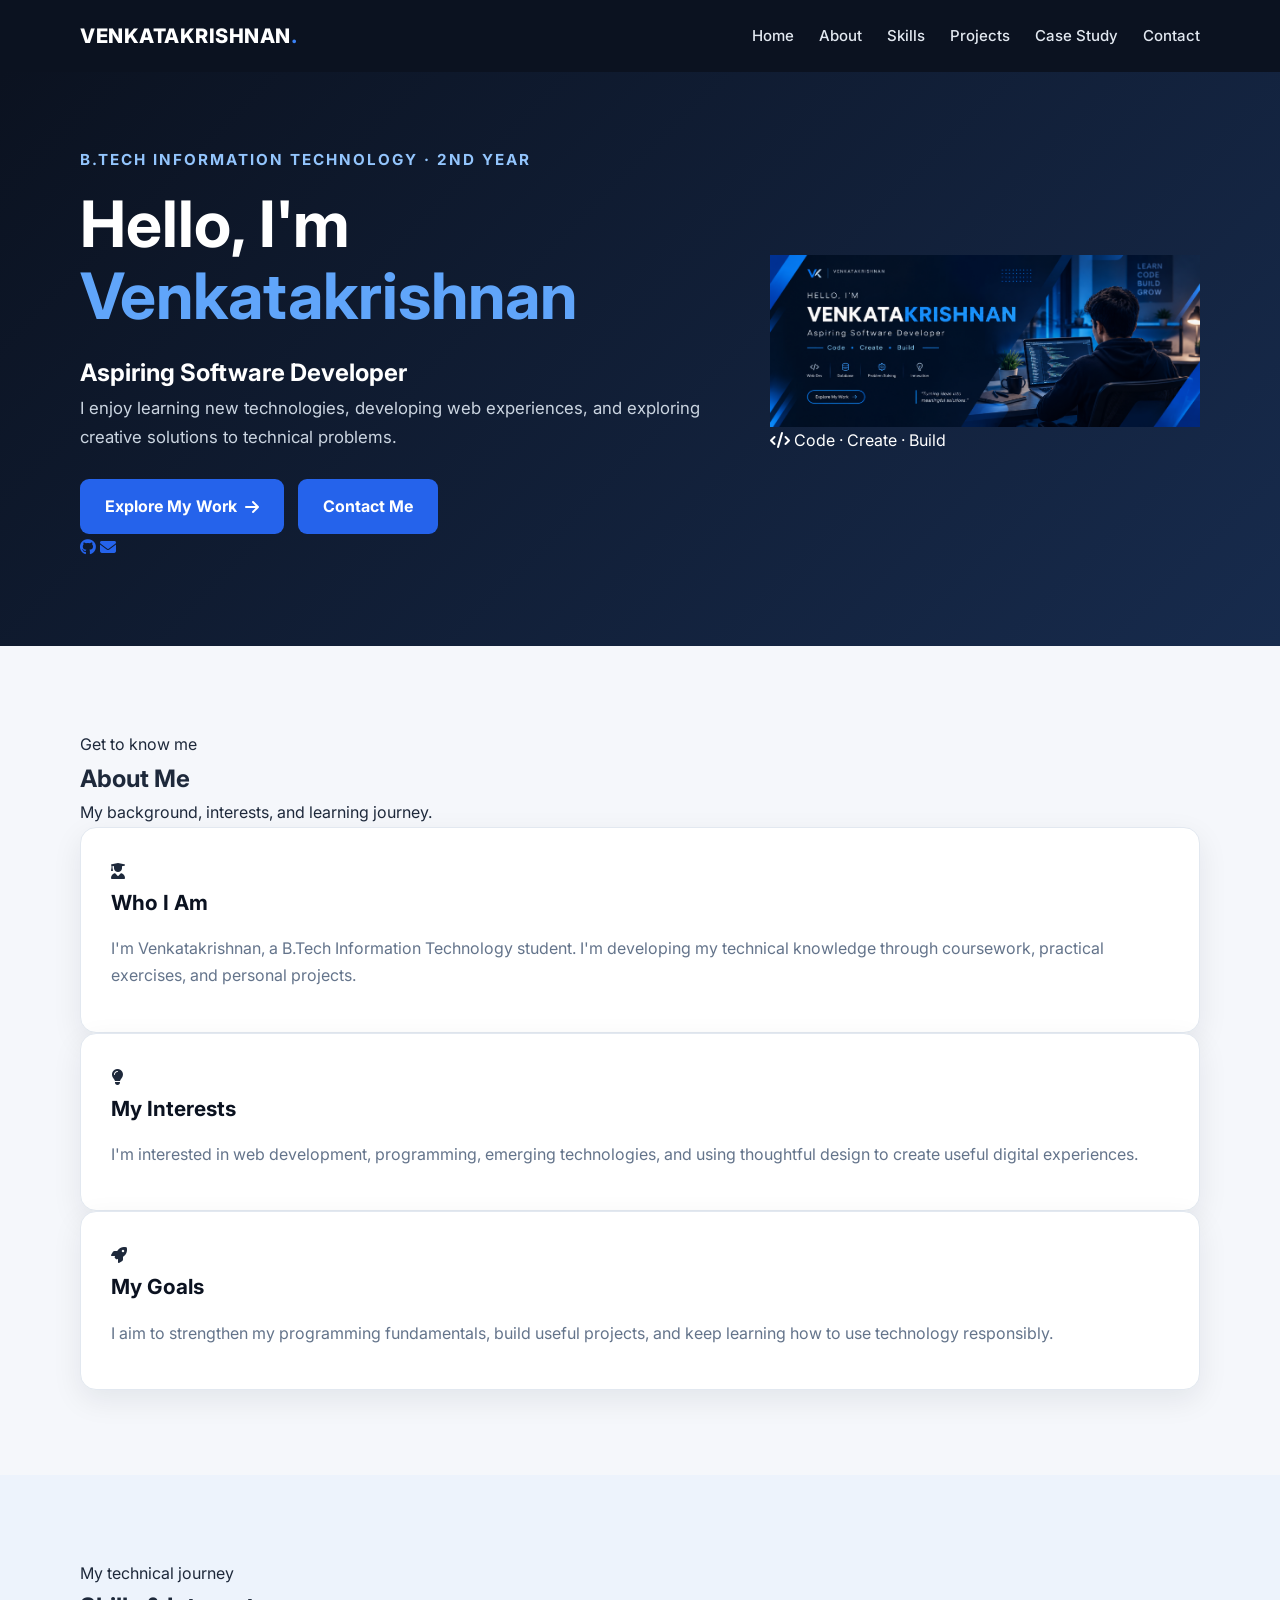
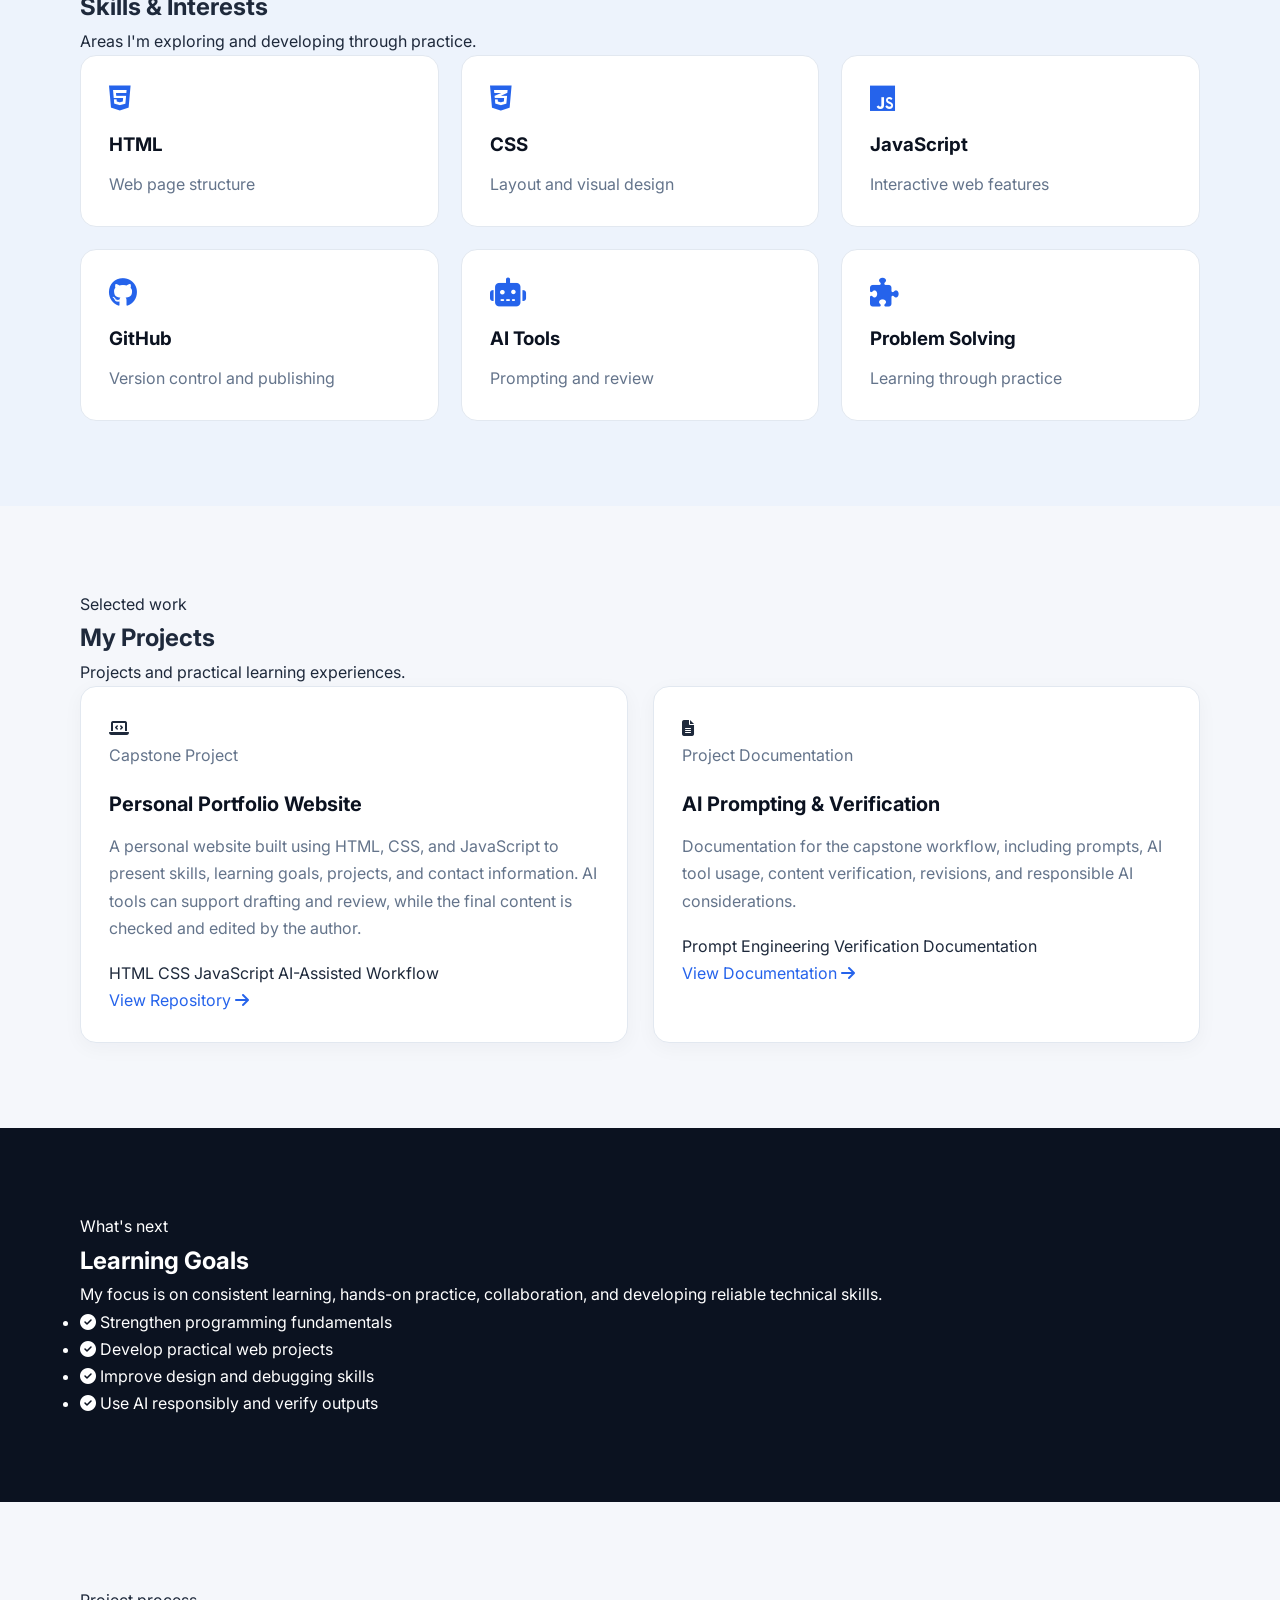
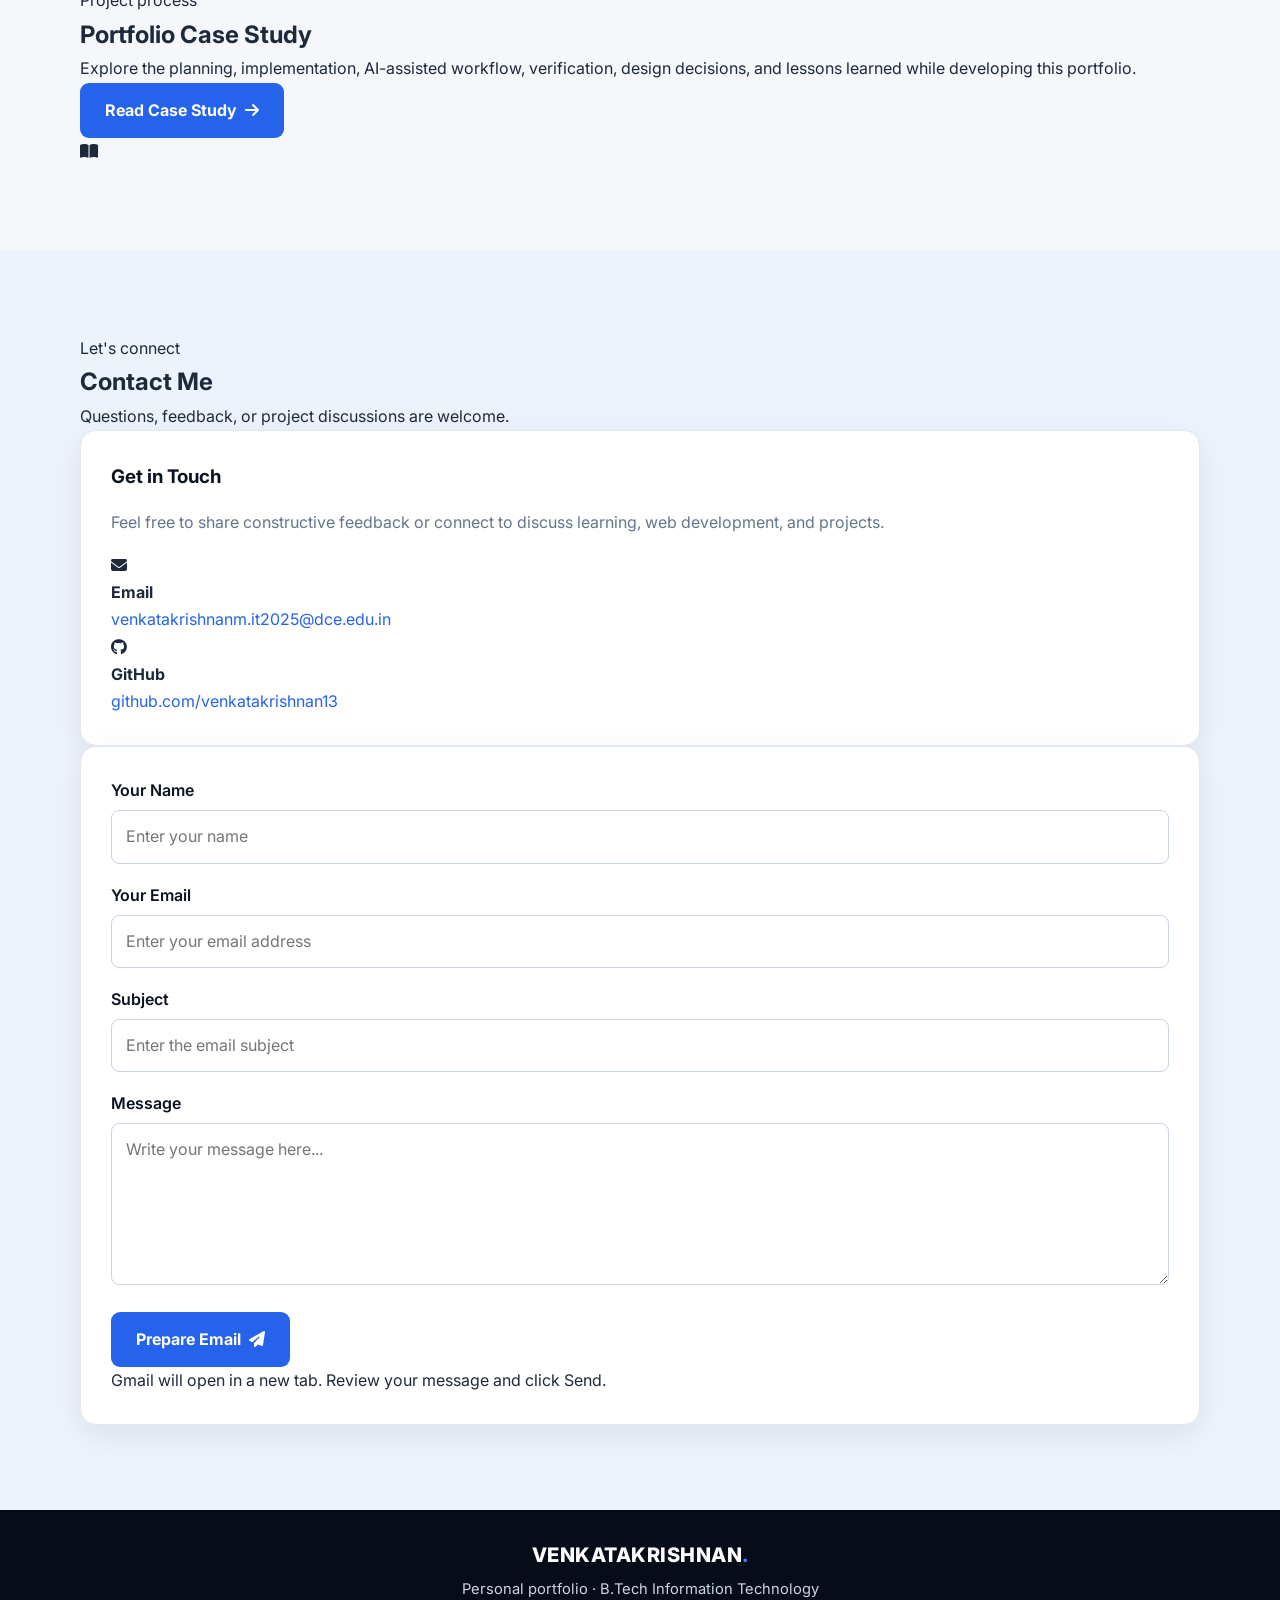
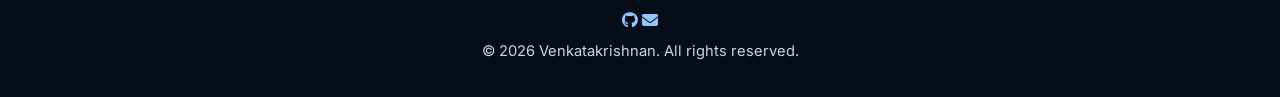
<file: index.html>
<!DOCTYPE html>
<html lang="en">
<head>
  <meta charset="UTF-8">
  <meta name="viewport" content="width=device-width, initial-scale=1.0">
  <meta name="description" content="Venkatakrishnan's personal portfolio showcasing web development, projects, and AI-assisted learning.">
  <title>Venkatakrishnan | Portfolio</title>

  <link rel="stylesheet" href="css/style.css">
  <link rel="preconnect" href="https://fonts.googleapis.com">
  <link rel="preconnect" href="https://fonts.gstatic.com" crossorigin>
  <link href="https://fonts.googleapis.com/css2?family=Inter:wght@400;500;600;700;800&display=swap" rel="stylesheet">
  <link rel="stylesheet" href="https://cdnjs.cloudflare.com/ajax/libs/font-awesome/6.5.2/css/all.min.css">
</head>

<body>

<header class="header">
  <nav class="navbar container">
    <a href="#home" class="logo">VENKATAKRISHNAN<span>.</span></a>

    <button class="menu-toggle" id="menu-toggle"
      aria-label="Open navigation menu" aria-expanded="false">
      <i class="fas fa-bars"></i>
    </button>

    <ul class="nav-links" id="nav-links">
      <li><a href="#home">Home</a></li>
      <li><a href="#about">About</a></li>
      <li><a href="#skills">Skills</a></li>
      <li><a href="#projects">Projects</a></li>
      <li><a href="#case-study">Case Study</a></li>
      <li><a href="#contact">Contact</a></li>
    </ul>
  </nav>
</header>

<main>

  <!-- HERO -->
  <section class="hero section" id="home">
    <div class="container hero-content">

      <div class="hero-text">
        <p class="eyebrow">B.Tech Information Technology · 2nd Year</p>

        <h1>Hello, I'm <span>Venkatakrishnan</span></h1>
        <h2>Aspiring Software Developer</h2>

        <p class="hero-description">
          I enjoy learning new technologies, developing web experiences,
          and exploring creative solutions to technical problems.
        </p>

        <div class="hero-buttons">
          <a href="#projects" class="btn btn-primary">
            Explore My Work <i class="fas fa-arrow-right"></i>
          </a>
          <a href="#contact" class="btn btn-secondary">Contact Me</a>
        </div>

        <div class="social-links">
          <a href="https://github.com/venkatakrishnan13"
            target="_blank" rel="noopener noreferrer"
            aria-label="GitHub profile">
            <i class="fab fa-github"></i>
          </a>

          <a href="https://mail.google.com/mail/?view=cm&fs=1&to=venkatakrishnanm.it2025%40dce.edu.in"
            target="_blank" rel="noopener noreferrer"
            aria-label="Email using Gmail">
            <i class="fas fa-envelope"></i>
          </a>
        </div>
      </div>

      <div class="hero-image">
        <div class="profile-frame">
          <img src="portfolio-banner.png"
            alt="Venkatakrishnan's professional portfolio banner"
            class="profile-banner">
        </div>

        <div class="floating-badge">
          <i class="fas fa-code"></i>
          <span>Code · Create · Build</span>
        </div>
      </div>

    </div>
  </section>

  <!-- ABOUT -->
  <section class="section about-section" id="about">
    <div class="container">
      <div class="section-heading">
        <p class="eyebrow">Get to know me</p>
        <h2>About <span>Me</span></h2>
        <p>My background, interests, and learning journey.</p>
      </div>

      <div class="about-content">

        <article class="about-card">
          <div class="card-icon"><i class="fas fa-user-graduate"></i></div>
          <h3>Who I Am</h3>
          <p>
            I'm Venkatakrishnan, a B.Tech Information Technology student.
            I'm developing my technical knowledge through coursework,
            practical exercises, and personal projects.
          </p>
        </article>

        <article class="about-card">
          <div class="card-icon"><i class="fas fa-lightbulb"></i></div>
          <h3>My Interests</h3>
          <p>
            I'm interested in web development, programming, emerging
            technologies, and using thoughtful design to create useful
            digital experiences.
          </p>
        </article>

        <article class="about-card">
          <div class="card-icon"><i class="fas fa-rocket"></i></div>
          <h3>My Goals</h3>
          <p>
            I aim to strengthen my programming fundamentals, build useful
            projects, and keep learning how to use technology responsibly.
          </p>
        </article>

      </div>
    </div>
  </section>

  <!-- SKILLS -->
  <section class="section skills-section" id="skills">
    <div class="container">
      <div class="section-heading">
        <p class="eyebrow">My technical journey</p>
        <h2>Skills & <span>Interests</span></h2>
        <p>Areas I'm exploring and developing through practice.</p>
      </div>

      <div class="skills-grid">
        <article class="skill-card">
          <i class="fab fa-html5"></i>
          <h3>HTML</h3>
          <p>Web page structure</p>
        </article>

        <article class="skill-card">
          <i class="fab fa-css3-alt"></i>
          <h3>CSS</h3>
          <p>Layout and visual design</p>
        </article>

        <article class="skill-card">
          <i class="fab fa-js"></i>
          <h3>JavaScript</h3>
          <p>Interactive web features</p>
        </article>

        <article class="skill-card">
          <i class="fab fa-github"></i>
          <h3>GitHub</h3>
          <p>Version control and publishing</p>
        </article>

        <article class="skill-card">
          <i class="fas fa-robot"></i>
          <h3>AI Tools</h3>
          <p>Prompting and review</p>
        </article>

        <article class="skill-card">
          <i class="fas fa-puzzle-piece"></i>
          <h3>Problem Solving</h3>
          <p>Learning through practice</p>
        </article>
      </div>
    </div>
  </section>

  <!-- PROJECTS -->
  <section class="section projects-section" id="projects">
    <div class="container">
      <div class="section-heading">
        <p class="eyebrow">Selected work</p>
        <h2>My <span>Projects</span></h2>
        <p>Projects and practical learning experiences.</p>
      </div>

      <div class="projects-grid">

        <article class="project-card">
          <div class="project-icon"><i class="fas fa-laptop-code"></i></div>

          <div class="project-content">
            <p class="project-label">Capstone Project</p>
            <h3>Personal Portfolio Website</h3>

            <p>
              A personal website built using HTML, CSS, and JavaScript
              to present skills, learning goals, projects, and contact
              information. AI tools can support drafting and review,
              while the final content is checked and edited by the author.
            </p>

            <div class="project-tags">
              <span>HTML</span>
              <span>CSS</span>
              <span>JavaScript</span>
              <span>AI-Assisted Workflow</span>
            </div>

            <a href="https://github.com/venkatakrishnan13/ai-portfolio-capstone"
              target="_blank" rel="noopener noreferrer"
              class="project-link">
              View Repository <i class="fas fa-arrow-right"></i>
            </a>
          </div>
        </article>

        <article class="project-card">
          <div class="project-icon"><i class="fas fa-file-alt"></i></div>

          <div class="project-content">
            <p class="project-label">Project Documentation</p>
            <h3>AI Prompting & Verification</h3>

            <p>
              Documentation for the capstone workflow, including prompts,
              AI tool usage, content verification, revisions, and
              responsible AI considerations.
            </p>

            <div class="project-tags">
              <span>Prompt Engineering</span>
              <span>Verification</span>
              <span>Documentation</span>
            </div>

            <a href="documentation/ai-tools.md"
              target="_blank" rel="noopener noreferrer"
              class="project-link">
              View Documentation <i class="fas fa-arrow-right"></i>
            </a>
          </div>
        </article>

      </div>
    </div>
  </section>

  <!-- GOALS -->
  <section class="section goals-section" id="goals">
    <div class="container goals-content">
      <div>
        <p class="eyebrow">What's next</p>
        <h2>Learning <span>Goals</span></h2>
        <p>
          My focus is on consistent learning, hands-on practice,
          collaboration, and developing reliable technical skills.
        </p>
      </div>

      <ul class="goals-list">
        <li><i class="fas fa-check-circle"></i> Strengthen programming fundamentals</li>
        <li><i class="fas fa-check-circle"></i> Develop practical web projects</li>
        <li><i class="fas fa-check-circle"></i> Improve design and debugging skills</li>
        <li><i class="fas fa-check-circle"></i> Use AI responsibly and verify outputs</li>
      </ul>
    </div>
  </section>

  <!-- CASE STUDY -->
  <section class="section case-study-section" id="case-study">
    <div class="container">
      <div class="case-study-card">

        <div class="case-study-text">
          <p class="eyebrow">Project process</p>
          <h2>Portfolio <span>Case Study</span></h2>

          <p>
            Explore the planning, implementation, AI-assisted workflow,
            verification, design decisions, and lessons learned while
            developing this portfolio.
          </p>

          <a href="case-study.html" class="btn btn-primary">
            Read Case Study <i class="fas fa-arrow-right"></i>
          </a>
        </div>

        <div class="case-study-icon">
          <i class="fas fa-book-open"></i>
        </div>

      </div>
    </div>
  </section>

  <!-- CONTACT -->
  <section class="section contact-section" id="contact">
    <div class="container">
      <div class="section-heading">
        <p class="eyebrow">Let's connect</p>
        <h2>Contact <span>Me</span></h2>
        <p>Questions, feedback, or project discussions are welcome.</p>
      </div>

      <div class="contact-content">

        <div class="contact-info">
          <h3>Get in Touch</h3>

          <p>
            Feel free to share constructive feedback or connect to discuss
            learning, web development, and projects.
          </p>

          <div class="contact-detail">
            <div class="contact-icon"><i class="fas fa-envelope"></i></div>
            <div>
              <h4>Email</h4>
              <a href="https://mail.google.com/mail/?view=cm&fs=1&to=venkatakrishnanm.it2025%40dce.edu.in"
                target="_blank" rel="noopener noreferrer">
                venkatakrishnanm.it2025@dce.edu.in
              </a>
            </div>
          </div>

          <div class="contact-detail">
            <div class="contact-icon"><i class="fab fa-github"></i></div>
            <div>
              <h4>GitHub</h4>
              <a href="https://github.com/venkatakrishnan13"
                target="_blank" rel="noopener noreferrer">
                github.com/venkatakrishnan13
              </a>
            </div>
          </div>
        </div>

        <form class="contact-form" id="contact-form">
          <div class="form-group">
            <label for="name">Your Name</label>
            <input type="text" id="name" name="name"
              placeholder="Enter your name" autocomplete="name" required>
          </div>

          <div class="form-group">
            <label for="email">Your Email</label>
            <input type="email" id="email" name="email"
              placeholder="Enter your email address"
              autocomplete="email" required>
          </div>

          <div class="form-group">
            <label for="subject">Subject</label>
            <input type="text" id="subject" name="subject"
              placeholder="Enter the email subject" required>
          </div>

          <div class="form-group">
            <label for="message">Message</label>
            <textarea id="message" name="message" rows="5"
              placeholder="Write your message here..." required></textarea>
          </div>

          <button type="submit" class="btn btn-primary submit-btn">
            Prepare Email <i class="fas fa-paper-plane"></i>
          </button>

          <p class="form-note">
            Gmail will open in a new tab. Review your message and click Send.
          </p>

          <p class="form-status" id="form-status"
            role="status" aria-live="polite"></p>
        </form>

      </div>
    </div>
  </section>

</main>

<!-- FOOTER -->
<footer class="footer">
  <div class="container footer-content">
    <a href="#home" class="logo">VENKATAKRISHNAN<span>.</span></a>

    <p>Personal portfolio · B.Tech Information Technology</p>

    <div class="footer-links">
      <a href="https://github.com/venkatakrishnan13"
        target="_blank" rel="noopener noreferrer"
        aria-label="GitHub profile">
        <i class="fab fa-github"></i>
      </a>

      <a href="https://mail.google.com/mail/?view=cm&fs=1&to=venkatakrishnanm.it2025%40dce.edu.in"
        target="_blank" rel="noopener noreferrer"
        aria-label="Email using Gmail">
        <i class="fas fa-envelope"></i>
      </a>
    </div>

    <p class="copyright">
      &copy; <span id="current-year"></span> Venkatakrishnan. All rights reserved.
    </p>
  </div>
</footer>

<script>
  // Mobile navigation
  const menuToggle = document.getElementById("menu-toggle");
  const navLinks = document.getElementById("nav-links");

  menuToggle.addEventListener("click", function () {
    const isOpen = navLinks.classList.toggle("active");

    menuToggle.setAttribute("aria-expanded", String(isOpen));
    menuToggle.setAttribute(
      "aria-label",
      isOpen ? "Close navigation menu" : "Open navigation menu"
    );

    menuToggle.innerHTML = isOpen
      ? '<i class="fas fa-times"></i>'
      : '<i class="fas fa-bars"></i>';
  });

  document.querySelectorAll("#nav-links a").forEach(function (link) {
    link.addEventListener("click", function () {
      navLinks.classList.remove("active");
      menuToggle.setAttribute("aria-expanded", "false");
      menuToggle.setAttribute("aria-label", "Open navigation menu");
      menuToggle.innerHTML = '<i class="fas fa-bars"></i>';
    });
  });

  // Dynamic copyright year
  document.getElementById("current-year").textContent =
    new Date().getFullYear();

  // Contact form: open Gmail directly in the browser
  const contactForm = document.getElementById("contact-form");
  const formStatus = document.getElementById("form-status");

  contactForm.addEventListener("submit", function (event) {
    event.preventDefault();

    if (!contactForm.reportValidity()) {
      return;
    }

    const name = document.getElementById("name").value.trim();
    const senderEmail = document.getElementById("email").value.trim();
    const subject = document.getElementById("subject").value.trim();
    const message = document.getElementById("message").value.trim();

    const recipient = "venkatakrishnanm.it2025@dce.edu.in";

    const body =
      "Name: " + name + "\n" +
      "Email: " + senderEmail + "\n\n" +
      "Message:\n" + message;

    const gmailURL =
      "https://mail.google.com/mail/?view=cm&fs=1" +
      "&to=" + encodeURIComponent(recipient) +
      "&su=" + encodeURIComponent(subject) +
      "&body=" + encodeURIComponent(body);

    const gmailTab = window.open(gmailURL, "_blank");

    if (gmailTab) {
      gmailTab.opener = null;
      formStatus.textContent =
        "Gmail opened in a new tab. Review your message and click Send.";
    } else {
      formStatus.textContent =
        "Your browser blocked the new tab. Allow pop-ups and try again.";

      const link = document.createElement("a");
      link.href = gmailURL;
      link.target = "_blank";
      link.rel = "noopener noreferrer";
      link.textContent = " Click here to open Gmail.";

      formStatus.appendChild(link);
    }
  });
</script>

</body>
</html>
</file>
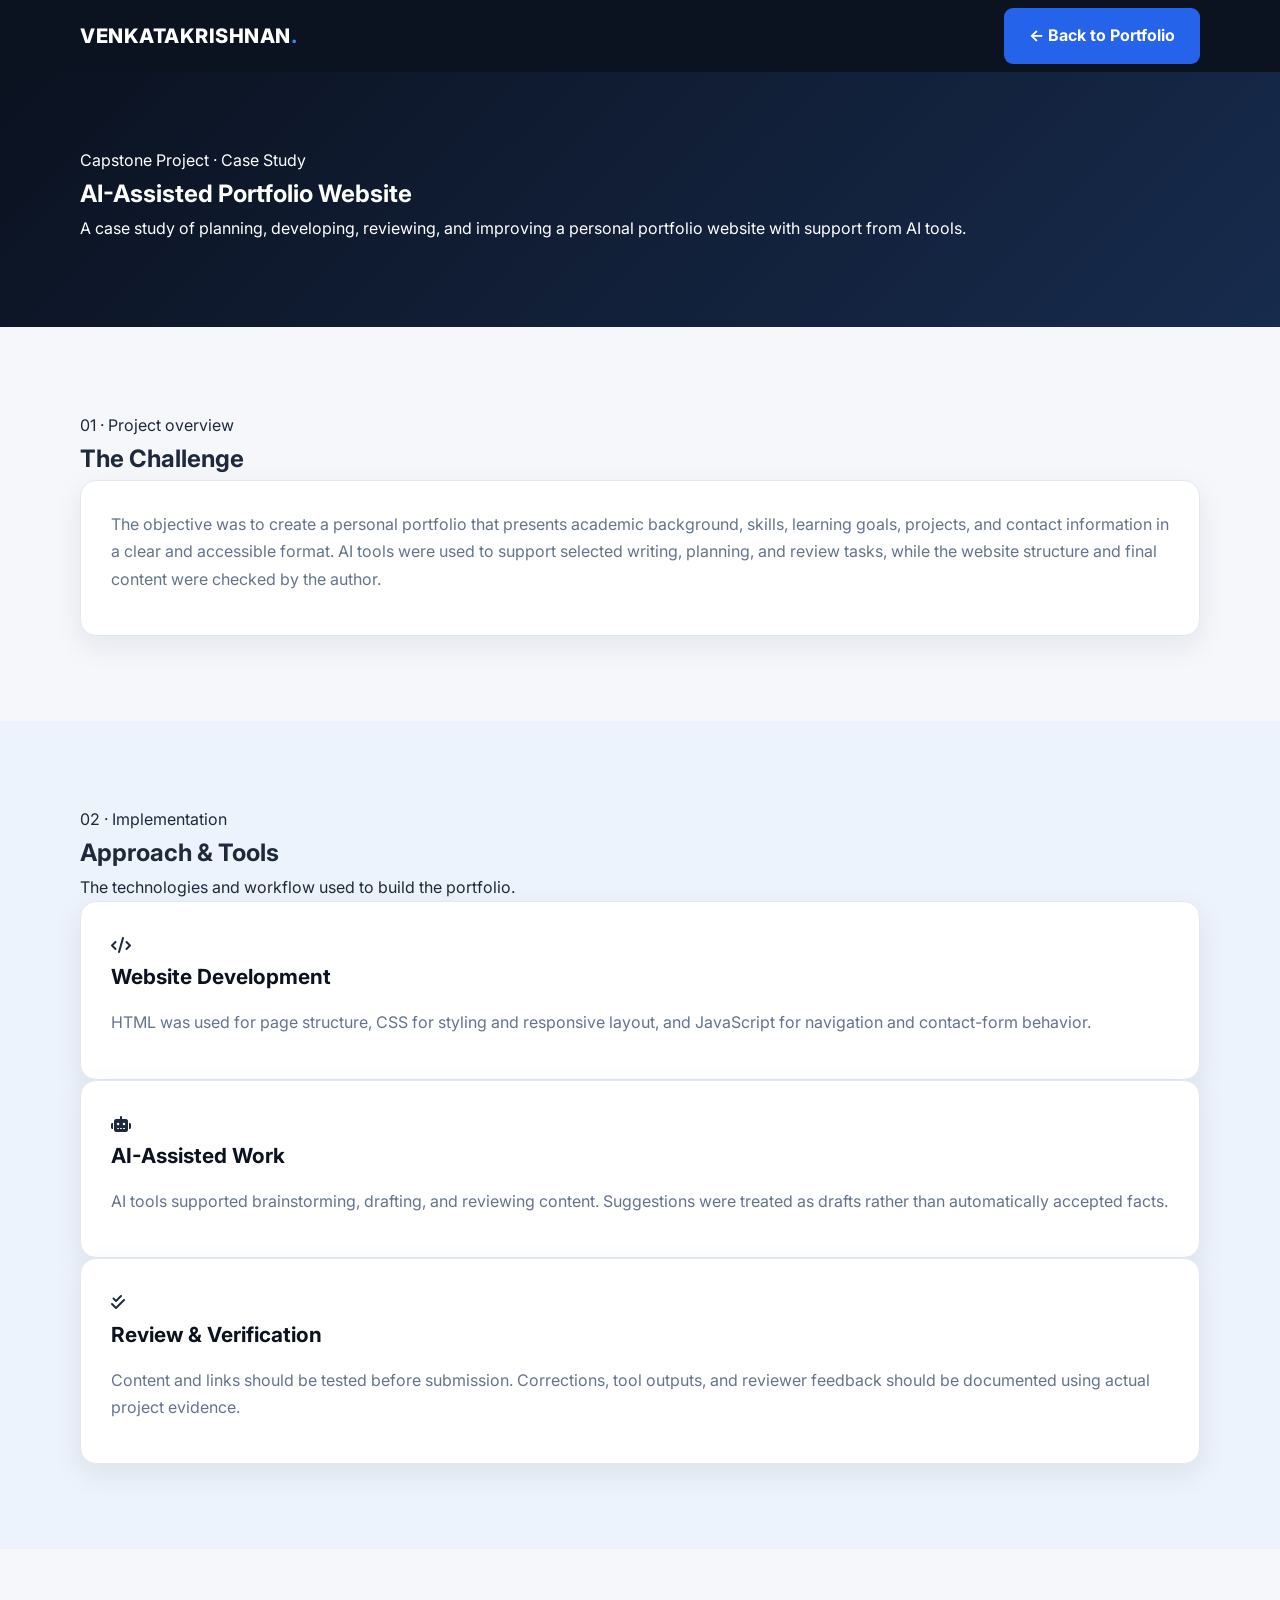
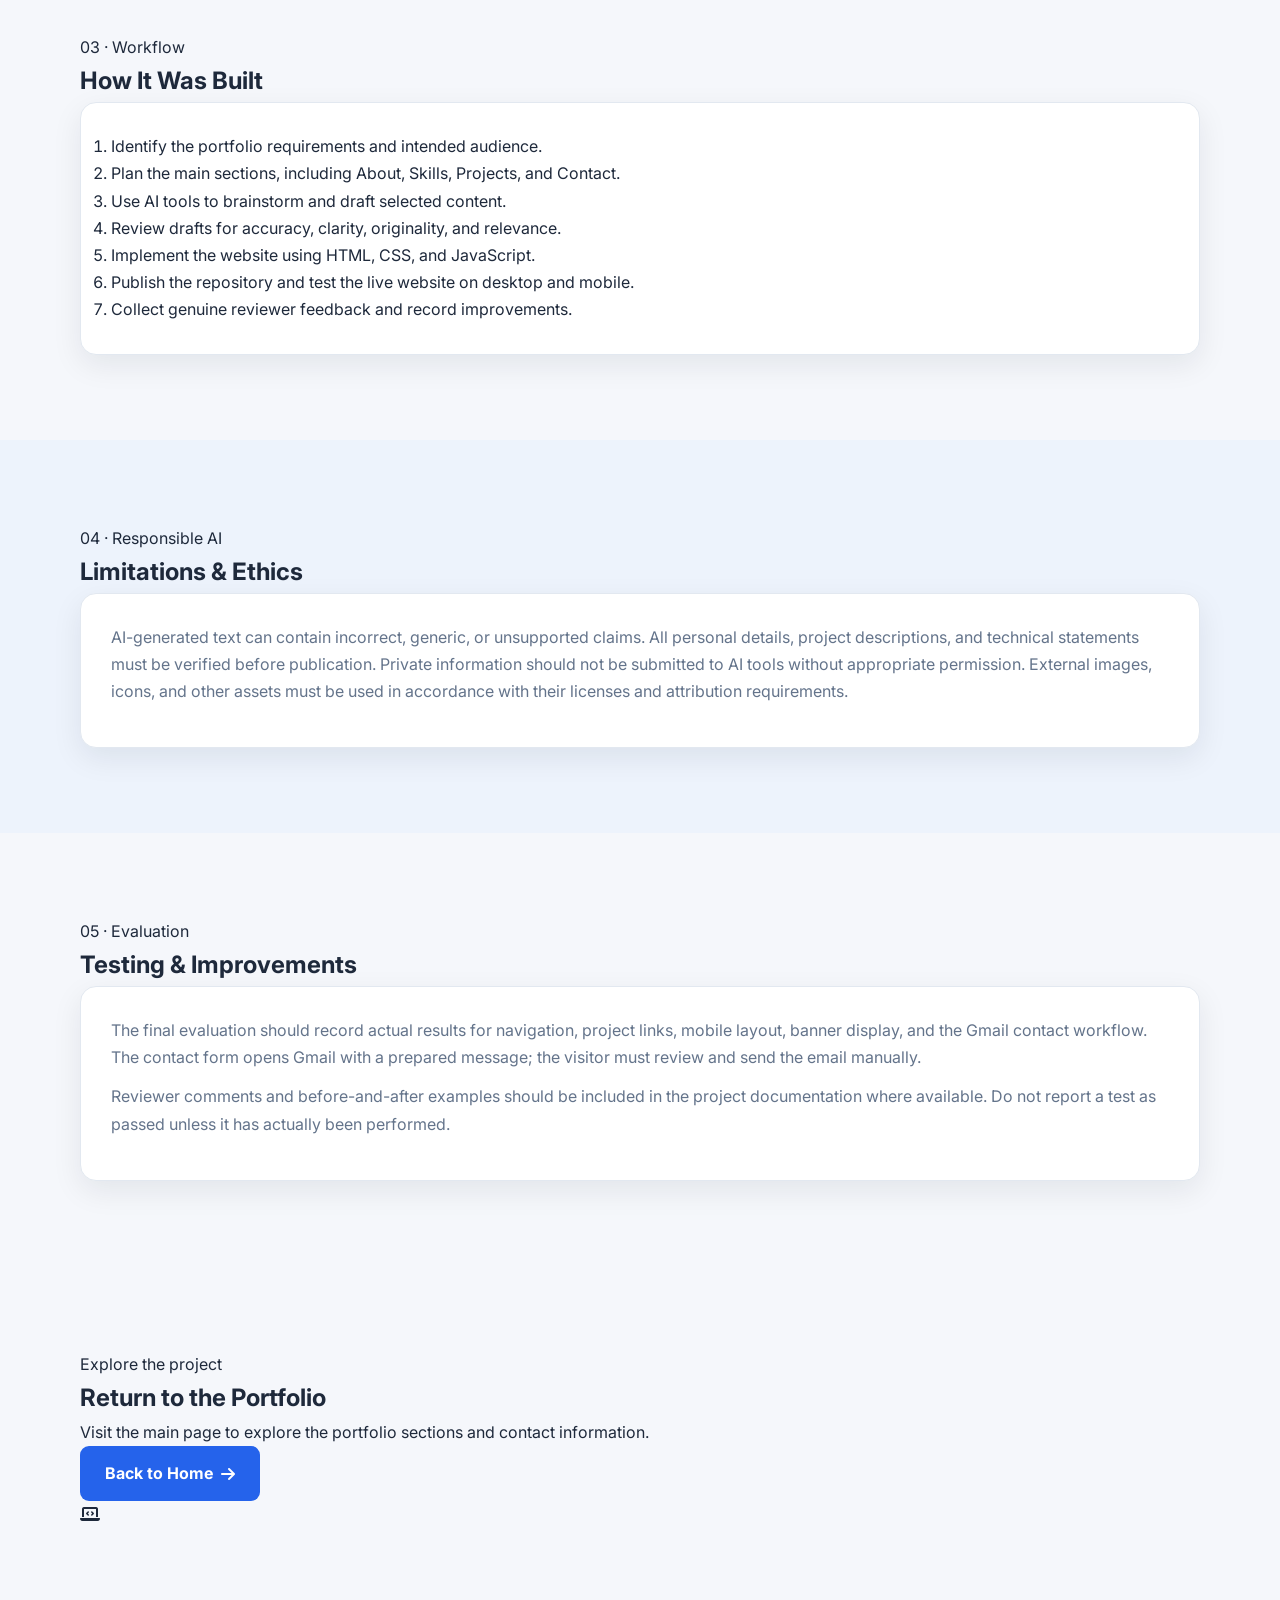
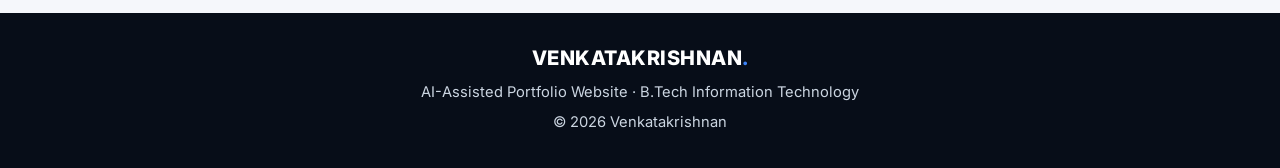
<file: case-study.html>
<!DOCTYPE html>
<html lang="en">
<head>
  <meta charset="UTF-8">
  <meta name="viewport" content="width=device-width, initial-scale=1.0">
  <meta name="description" content="Case study of Venkatakrishnan's AI-assisted portfolio website project.">
  <title>Portfolio Case Study | Venkatakrishnan</title>
  <link rel="stylesheet" href="css/style.css">
  <link rel="preconnect" href="https://fonts.googleapis.com">
  <link rel="preconnect" href="https://fonts.gstatic.com" crossorigin>
  <link href="https://fonts.googleapis.com/css2?family=Inter:wght@400;500;600;700;800&display=swap" rel="stylesheet">
  <link rel="stylesheet" href="https://cdnjs.cloudflare.com/ajax/libs/font-awesome/6.5.2/css/all.min.css">
</head>
<body>

<header class="header">
  <nav class="navbar container">
    <a href="index.html" class="logo">VENKATAKRISHNAN<span>.</span></a>
    <a href="index.html" class="btn btn-secondary">← Back to Portfolio</a>
  </nav>
</header>

<main>
  <section class="section hero">
    <div class="container">
      <p class="eyebrow">Capstone Project · Case Study</p>
      <h1>AI-Assisted <span>Portfolio Website</span></h1>
      <p class="hero-description">
        A case study of planning, developing, reviewing, and improving a
        personal portfolio website with support from AI tools.
      </p>
    </div>
  </section>

  <section class="section about-section">
    <div class="container">
      <div class="section-heading">
        <p class="eyebrow">01 · Project overview</p>
        <h2>The <span>Challenge</span></h2>
      </div>

      <article class="about-card">
        <p>
          The objective was to create a personal portfolio that presents
          academic background, skills, learning goals, projects, and contact
          information in a clear and accessible format. AI tools were used
          to support selected writing, planning, and review tasks, while
          the website structure and final content were checked by the author.
        </p>
      </article>
    </div>
  </section>

  <section class="section skills-section">
    <div class="container">
      <div class="section-heading">
        <p class="eyebrow">02 · Implementation</p>
        <h2>Approach & <span>Tools</span></h2>
        <p>The technologies and workflow used to build the portfolio.</p>
      </div>

      <div class="about-content">
        <article class="about-card">
          <div class="card-icon"><i class="fas fa-code"></i></div>
          <h3>Website Development</h3>
          <p>
            HTML was used for page structure, CSS for styling and responsive
            layout, and JavaScript for navigation and contact-form behavior.
          </p>
        </article>

        <article class="about-card">
          <div class="card-icon"><i class="fas fa-robot"></i></div>
          <h3>AI-Assisted Work</h3>
          <p>
            AI tools supported brainstorming, drafting, and reviewing
            content. Suggestions were treated as drafts rather than
            automatically accepted facts.
          </p>
        </article>

        <article class="about-card">
          <div class="card-icon"><i class="fas fa-check-double"></i></div>
          <h3>Review & Verification</h3>
          <p>
            Content and links should be tested before submission.
            Corrections, tool outputs, and reviewer feedback should be
            documented using actual project evidence.
          </p>
        </article>
      </div>
    </div>
  </section>

  <section class="section about-section">
    <div class="container">
      <div class="section-heading">
        <p class="eyebrow">03 · Workflow</p>
        <h2>How It Was <span>Built</span></h2>
      </div>

      <article class="about-card">
        <ol>
          <li>Identify the portfolio requirements and intended audience.</li>
          <li>Plan the main sections, including About, Skills, Projects, and Contact.</li>
          <li>Use AI tools to brainstorm and draft selected content.</li>
          <li>Review drafts for accuracy, clarity, originality, and relevance.</li>
          <li>Implement the website using HTML, CSS, and JavaScript.</li>
          <li>Publish the repository and test the live website on desktop and mobile.</li>
          <li>Collect genuine reviewer feedback and record improvements.</li>
        </ol>
      </article>
    </div>
  </section>

  <section class="section skills-section">
    <div class="container">
      <div class="section-heading">
        <p class="eyebrow">04 · Responsible AI</p>
        <h2>Limitations & <span>Ethics</span></h2>
      </div>

      <article class="about-card">
        <p>
          AI-generated text can contain incorrect, generic, or unsupported
          claims. All personal details, project descriptions, and technical
          statements must be verified before publication. Private information
          should not be submitted to AI tools without appropriate permission.
          External images, icons, and other assets must be used in accordance
          with their licenses and attribution requirements.
        </p>
      </article>
    </div>
  </section>

  <section class="section about-section">
    <div class="container">
      <div class="section-heading">
        <p class="eyebrow">05 · Evaluation</p>
        <h2>Testing & <span>Improvements</span></h2>
      </div>

      <article class="about-card">
        <p>
          The final evaluation should record actual results for navigation,
          project links, mobile layout, banner display, and the Gmail contact
          workflow. The contact form opens Gmail with a prepared message;
          the visitor must review and send the email manually.
        </p>
        <p>
          Reviewer comments and before-and-after examples should be included
          in the project documentation where available. Do not report a test
          as passed unless it has actually been performed.
        </p>
      </article>
    </div>
  </section>

  <section class="section case-study-section">
    <div class="container">
      <div class="case-study-card">
        <div class="case-study-text">
          <p class="eyebrow">Explore the project</p>
          <h2>Return to the <span>Portfolio</span></h2>
          <p>Visit the main page to explore the portfolio sections and contact information.</p>
          <a href="index.html" class="btn btn-primary">
            Back to Home <i class="fas fa-arrow-right"></i>
          </a>
        </div>
        <div class="case-study-icon"><i class="fas fa-laptop-code"></i></div>
      </div>
    </div>
  </section>
</main>

<footer class="footer">
  <div class="container footer-content">
    <a href="index.html" class="logo">VENKATAKRISHNAN<span>.</span></a>
    <p>AI-Assisted Portfolio Website · B.Tech Information Technology</p>
    <p class="copyright">© <span id="current-year"></span> Venkatakrishnan</p>
  </div>
</footer>

<script>
  document.getElementById("current-year").textContent = new Date().getFullYear();
</script>

</body>
</html>
</file>
<file: css/style.css>
/* =========================================
   VENKATAKRISHNAN PORTFOLIO
   Navy, White & Electric Blue
   Responsive stylesheet with banner fix
   ========================================= */

:root {
    --navy: #0b1220;
    --navy-light: #111c30;
    --blue: #2563eb;
    --blue-bright: #3b82f6;
    --white: #ffffff;
    --background: #f5f7fb;
    --text: #1e293b;
    --muted: #64748b;
    --border: #e2e8f0;
    --card: #ffffff;
    --shadow: 0 10px 30px rgba(15, 23, 42, 0.08);
    --radius: 16px;
}

* {
    margin: 0;
    padding: 0;
    box-sizing: border-box;
}

html {
    scroll-behavior: smooth;
    scroll-padding-top: 85px;
}

body {
    font-family: "Inter", Arial, sans-serif;
    background: var(--background);
    color: var(--text);
    line-height: 1.7;
    overflow-x: hidden;
}

img {
    max-width: 100%;
    height: auto;
    display: block;
}

a {
    color: var(--blue);
    text-decoration: none;
}

a:hover {
    color: var(--blue-bright);
}

button,
input,
textarea {
    font: inherit;
}

.container {
    width: min(1120px, 90%);
    margin: 0 auto;
}

section {
    padding: 85px 0;
}

.section-title {
    color: var(--navy);
    font-size: clamp(1.8rem, 4vw, 2.5rem);
    text-align: center;
    margin-bottom: 15px;
    line-height: 1.25;
}

.section-subtitle {
    color: var(--muted);
    text-align: center;
    max-width: 680px;
    margin: 0 auto 42px;
}

/* NAVIGATION */

header,
.navbar {
    background: var(--navy);
    color: var(--white);
}

header {
    position: sticky;
    top: 0;
    z-index: 1000;
}

.navbar {
    min-height: 72px;
    display: flex;
    align-items: center;
    justify-content: space-between;
    gap: 20px;
    width: min(1120px, 90%);
    margin: 0 auto;
}

.logo {
    color: var(--white);
    font-size: 1.25rem;
    font-weight: 800;
    letter-spacing: 0.5px;
}

.logo span {
    color: var(--blue-bright);
}

.nav-links {
    display: flex;
    align-items: center;
    gap: 25px;
    list-style: none;
}

.nav-links a {
    color: #e2e8f0;
    font-size: 0.94rem;
    font-weight: 500;
    transition: color 0.2s ease;
}

.nav-links a:hover,
.nav-links a.active {
    color: #60a5fa;
}

.menu-toggle {
    display: none;
    background: transparent;
    color: var(--white);
    border: 1px solid #334155;
    border-radius: 8px;
    padding: 7px 11px;
    cursor: pointer;
    font-size: 1.3rem;
}

/* HERO SECTION */

.hero {
    background: linear-gradient(135deg, var(--navy), #172b4d);
    color: var(--white);
    padding: 75px 0 85px;
}

.hero-content {
    display: grid;
    grid-template-columns: minmax(0, 1.2fr) minmax(0, 0.8fr);
    align-items: center;
    gap: 45px;
}

.hero-text {
    min-width: 0;
}

.hero-text .eyebrow {
    color: #93c5fd;
    font-size: 0.95rem;
    font-weight: 700;
    letter-spacing: 2px;
    text-transform: uppercase;
    margin-bottom: 15px;
}

.hero-text h1 {
    font-size: clamp(2.2rem, 5vw, 4rem);
    line-height: 1.12;
    overflow-wrap: anywhere;
    margin-bottom: 22px;
}

.hero-text h1 span {
    color: #60a5fa;
}

.hero-text p {
    color: #cbd5e1;
    font-size: 1.05rem;
    max-width: 620px;
    margin-bottom: 28px;
}

.hero-buttons {
    display: flex;
    flex-wrap: wrap;
    gap: 14px;
}

.btn {
    display: inline-flex;
    justify-content: center;
    align-items: center;
    gap: 8px;
    padding: 12px 23px;
    border-radius: 9px;
    border: 2px solid transparent;
    background: var(--blue);
    color: var(--white);
    font-weight: 700;
    cursor: pointer;
    transition: transform 0.2s ease, background 0.2s ease;
}

.btn:hover {
    color: var(--white);
    background: var(--blue-bright);
    transform: translateY(-2px);
}

.btn-outline {
    background: transparent;
    border-color: #64748b;
    color: var(--white);
}

.btn-outline:hover {
    background: rgba(255, 255, 255, 0.08);
}

/* BANNER IMAGE — FIT WITHOUT CROPPING */

.profile-image {
    width: 100%;
    max-width: 440px;
    min-width: 0;
    height: auto;
    aspect-ratio: auto;
    justify-self: end;
    align-self: center;
    overflow: hidden;
    padding: 10px;
    background: #ffffff;
    border: 1px solid rgba(147, 197, 253, 0.35);
    border-radius: 16px;
    box-shadow: 0 20px 50px rgba(0, 0, 0, 0.25);
}

.profile-image img {
    display: block;
    width: 100%;
    height: auto;
    max-height: none;
    aspect-ratio: auto;
    object-fit: contain;
    object-position: center;
    border-radius: 9px;
}

/* ABOUT */

.about-grid {
    display: grid;
    grid-template-columns: repeat(2, minmax(0, 1fr));
    gap: 35px;
    align-items: start;
}

.about-card {
    background: var(--card);
    padding: 30px;
    border: 1px solid var(--border);
    border-radius: var(--radius);
    box-shadow: var(--shadow);
}

.about-card h3 {
    color: var(--navy);
    font-size: 1.3rem;
    margin-bottom: 15px;
}

.about-card p {
    color: var(--muted);
    margin-bottom: 12px;
}

.info-list {
    list-style: none;
}

.info-list li {
    padding: 11px 0;
    border-bottom: 1px solid var(--border);
    overflow-wrap: anywhere;
}

.info-list li:last-child {
    border-bottom: none;
}

.info-list strong {
    color: var(--navy);
}

/* SKILLS */

.skills-section {
    background: #edf3fc;
}

.skills-grid {
    display: grid;
    grid-template-columns: repeat(3, minmax(0, 1fr));
    gap: 22px;
}

.skill-card {
    background: var(--card);
    padding: 28px;
    border-radius: var(--radius);
    border: 1px solid var(--border);
    transition: transform 0.2s ease, box-shadow 0.2s ease;
}

.skill-card:hover {
    transform: translateY(-4px);
    box-shadow: var(--shadow);
}

.skill-card i {
    font-size: 1.8rem;
    color: var(--blue);
    margin-bottom: 16px;
}

.skill-card h3 {
    color: var(--navy);
    margin-bottom: 10px;
}

.skill-card p {
    color: var(--muted);
}

/* PROJECTS */

.projects-grid {
    display: grid;
    grid-template-columns: repeat(2, minmax(0, 1fr));
    gap: 25px;
}

.project-card {
    display: flex;
    flex-direction: column;
    background: var(--card);
    border: 1px solid var(--border);
    border-radius: var(--radius);
    padding: 28px;
    box-shadow: 0 5px 20px rgba(15, 23, 42, 0.04);
}

.project-card h3 {
    color: var(--navy);
    font-size: 1.25rem;
    margin-bottom: 12px;
}

.project-card p {
    color: var(--muted);
    margin-bottom: 18px;
}

.project-card .btn {
    align-self: flex-start;
    margin-top: auto;
}

.tags {
    display: flex;
    flex-wrap: wrap;
    gap: 8px;
    margin-bottom: 18px;
}

.tag {
    display: inline-block;
    background: #dbeafe;
    color: #1d4ed8;
    padding: 5px 10px;
    border-radius: 50px;
    font-size: 0.8rem;
    font-weight: 700;
}

/* CAREER GOALS */

.goals-section {
    background: var(--navy);
    color: var(--white);
}

.goals-section .section-title {
    color: var(--white);
}

.goals-section .section-subtitle {
    color: #cbd5e1;
}

.goals-grid {
    display: grid;
    grid-template-columns: repeat(3, minmax(0, 1fr));
    gap: 22px;
}

.goal-card {
    padding: 26px;
    border: 1px solid #334155;
    border-radius: var(--radius);
    background: var(--navy-light);
}

.goal-card h3 {
    color: #93c5fd;
    margin-bottom: 12px;
}

.goal-card p {
    color: #cbd5e1;
}

/* CASE STUDY */

.case-study-content {
    max-width: 850px;
    margin: 0 auto;
}

.case-study-content h2,
.case-study-content h3 {
    color: var(--navy);
    margin: 25px 0 12px;
}

.case-study-content p,
.case-study-content li {
    color: var(--muted);
    margin-bottom: 12px;
}

.case-study-content ul,
.case-study-content ol {
    padding-left: 24px;
}

/* CONTACT */

.contact-section {
    background: #edf3fc;
}

.contact-grid {
    display: grid;
    grid-template-columns: 0.8fr 1.2fr;
    gap: 30px;
    align-items: start;
}

.contact-info,
.contact-form {
    background: var(--card);
    border: 1px solid var(--border);
    border-radius: var(--radius);
    padding: 30px;
    box-shadow: var(--shadow);
}

.contact-info h3,
.contact-form h3 {
    color: var(--navy);
    margin-bottom: 16px;
}

.contact-info p {
    color: var(--muted);
    margin-bottom: 16px;
    overflow-wrap: anywhere;
}

.contact-form label {
    display: block;
    color: var(--navy);
    font-weight: 600;
    margin-bottom: 6px;
}

.contact-form input,
.contact-form textarea {
    width: 100%;
    padding: 12px 14px;
    margin-bottom: 18px;
    border: 1px solid #cbd5e1;
    border-radius: 8px;
    background: #ffffff;
    color: var(--text);
}

.contact-form input:focus,
.contact-form textarea:focus {
    outline: 2px solid #93c5fd;
    border-color: var(--blue);
}

.contact-form textarea {
    min-height: 140px;
    resize: vertical;
}

/* FOOTER */

footer {
    background: #070d18;
    color: #cbd5e1;
    padding: 28px 0;
    text-align: center;
}

footer p {
    margin: 5px 0;
    font-size: 0.92rem;
}

footer a {
    color: #93c5fd;
}

/* ACCESSIBILITY */

a:focus-visible,
button:focus-visible,
input:focus-visible,
textarea:focus-visible {
    outline: 3px solid #60a5fa;
    outline-offset: 3px;
}

::selection {
    background: #bfdbfe;
    color: var(--navy);
}

/* TABLETS */

@media (max-width: 900px) {
    section {
        padding: 70px 0;
    }

    .hero-content {
        grid-template-columns: minmax(0, 1fr) minmax(0, 0.8fr);
        gap: 25px;
    }

    .profile-image {
        max-width: 360px;
    }

    .skills-grid,
    .goals-grid {
        grid-template-columns: repeat(2, minmax(0, 1fr));
    }

    .nav-links {
        gap: 15px;
    }

    .nav-links a {
        font-size: 0.88rem;
    }
}

/* MOBILE NAVIGATION AND BANNER */

@media (max-width: 700px) {
    .navbar {
        min-height: 66px;
        position: relative;
    }

    .menu-toggle {
        display: inline-flex;
        align-items: center;
        justify-content: center;
    }

    .nav-links {
        display: none;
        position: absolute;
        top: 66px;
        left: 0;
        right: 0;
        padding: 18px;
        background: var(--navy);
        border-top: 1px solid #334155;
        flex-direction: column;
        align-items: stretch;
        gap: 0;
    }

    .nav-links.active {
        display: flex;
    }

    .nav-links li a {
        display: block;
        padding: 11px 5px;
        font-size: 1rem;
    }

    .hero {
        padding: 55px 0 65px;
    }

    .hero-content {
        grid-template-columns: minmax(0, 1fr);
        gap: 35px;
    }

    .hero-text {
        text-align: center;
    }

    .hero-text p {
        margin-left: auto;
        margin-right: auto;
    }

    .hero-buttons {
        justify-content: center;
    }

    .profile-image {
        width: 100%;
        max-width: 440px;
        justify-self: center;
        padding: 8px;
    }

    .profile-image img {
        width: 100%;
        height: auto;
        max-height: none;
        object-fit: contain;
    }

    .about-grid,
    .projects-grid,
    .contact-grid {
        grid-template-columns: minmax(0, 1fr);
    }
}

/* SMALL PHONES */

@media (max-width: 480px) {
    .container {
        width: 92%;
    }

    section {
        padding: 55px 0;
    }

    .hero-text h1 {
        font-size: 2.15rem;
    }

    .hero-text p {
        font-size: 0.97rem;
    }

    .btn {
        padding: 11px 16px;
        font-size: 0.92rem;
    }

    .skills-grid,
    .goals-grid {
        grid-template-columns: minmax(0, 1fr);
    }

    .about-card,
    .skill-card,
    .project-card,
    .goal-card,
    .contact-info,
    .contact-form {
        padding: 22px;
    }

    .profile-image {
        border-radius: 12px;
    }
}
</file>
